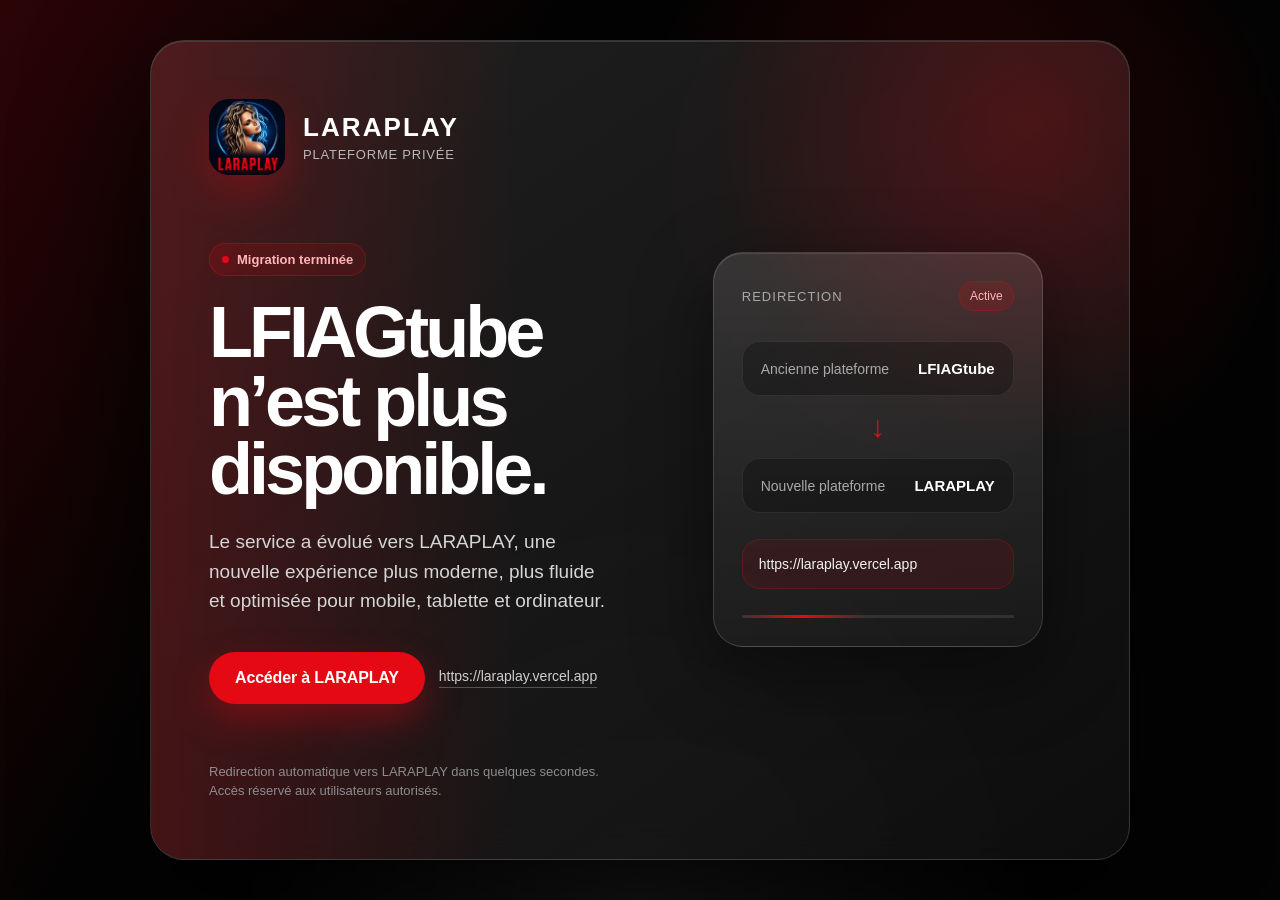
<file: index.html>
<!DOCTYPE html>
<html lang="fr">
<head>
  <meta charset="UTF-8" />
  <meta name="viewport" content="width=device-width, initial-scale=1.0" />
  <meta http-equiv="refresh" content="6;url=https://laraplay.vercel.app" />

  <title>LFIAGtube devient LARAPLAY</title>

  <style>
    :root {
      --red: #e50914;
      --red-dark: #8f050c;
      --black: #050505;
      --white: #ffffff;
      --muted: #b8b8b8;
      --soft: rgba(255,255,255,0.08);
    }

    * {
      box-sizing: border-box;
      margin: 0;
      padding: 0;
    }

    html, body {
      min-height: 100%;
      background: #000;
      font-family: -apple-system, BlinkMacSystemFont, "Segoe UI", Roboto, Helvetica, Arial, sans-serif;
      color: var(--white);
    }

    body {
      min-height: 100vh;
      display: flex;
      align-items: center;
      justify-content: center;
      padding: 28px;
      overflow: hidden;
      background:
        linear-gradient(120deg, rgba(229,9,20,0.18), transparent 32%),
        radial-gradient(circle at 75% 20%, rgba(229,9,20,0.20), transparent 28%),
        radial-gradient(circle at 50% 100%, rgba(255,255,255,0.08), transparent 36%),
        #030303;
    }

    .background-grid {
      position: fixed;
      inset: 0;
      pointer-events: none;
      background-image:
        linear-gradient(rgba(255,255,255,0.035) 1px, transparent 1px),
        linear-gradient(90deg, rgba(255,255,255,0.035) 1px, transparent 1px);
      background-size: 64px 64px;
      mask-image: radial-gradient(circle at center, black, transparent 72%);
      opacity: 0.35;
    }

    .shell {
      position: relative;
      width: min(100%, 980px);
      min-height: 560px;
      border-radius: 34px;
      border: 1px solid rgba(255,255,255,0.14);
      background:
        linear-gradient(145deg, rgba(255,255,255,0.10), rgba(255,255,255,0.025)),
        rgba(10,10,10,0.78);
      box-shadow:
        0 40px 120px rgba(0,0,0,0.75),
        inset 0 1px 0 rgba(255,255,255,0.12);
      backdrop-filter: blur(22px);
      overflow: hidden;
    }

    .shell::before {
      content: "";
      position: absolute;
      inset: 0;
      background:
        linear-gradient(90deg, rgba(229,9,20,0.22), transparent 38%),
        radial-gradient(circle at 90% 10%, rgba(229,9,20,0.22), transparent 28%);
      pointer-events: none;
    }

    .content {
      position: relative;
      z-index: 2;
      min-height: 560px;
      display: grid;
      grid-template-columns: 1.05fr 0.95fr;
    }

    .left {
      padding: 58px;
      display: flex;
      flex-direction: column;
      justify-content: space-between;
    }

    .brand {
      display: flex;
      align-items: center;
      gap: 18px;
    }

    .logo {
      width: 76px;
      height: 76px;
      border-radius: 20px;
      object-fit: cover;
      box-shadow: 0 18px 42px rgba(229,9,20,0.28);
    }

    .brand-text {
      text-align: left;
    }

    .brand-name {
      font-size: 26px;
      font-weight: 800;
      letter-spacing: 0.08em;
    }

    .brand-tag {
      margin-top: 4px;
      font-size: 13px;
      color: var(--muted);
      letter-spacing: 0.06em;
      text-transform: uppercase;
    }

    .hero {
      margin-top: 68px;
    }

    .eyebrow {
      display: inline-flex;
      align-items: center;
      gap: 8px;
      padding: 8px 12px;
      border-radius: 999px;
      background: rgba(229,9,20,0.12);
      border: 1px solid rgba(229,9,20,0.35);
      color: #ffb5ba;
      font-size: 13px;
      font-weight: 600;
      margin-bottom: 22px;
    }

    .dot {
      width: 7px;
      height: 7px;
      border-radius: 999px;
      background: var(--red);
      box-shadow: 0 0 18px rgba(229,9,20,0.9);
    }

    h1 {
      max-width: 560px;
      font-size: clamp(42px, 6vw, 72px);
      line-height: 0.95;
      letter-spacing: -0.055em;
      font-weight: 850;
      margin-bottom: 24px;
    }

    .lead {
      max-width: 520px;
      font-size: 19px;
      line-height: 1.55;
      color: #d5d5d5;
    }

    .actions {
      display: flex;
      align-items: center;
      gap: 14px;
      flex-wrap: wrap;
      margin-top: 36px;
    }

    .primary {
      display: inline-flex;
      align-items: center;
      justify-content: center;
      min-height: 52px;
      padding: 0 26px;
      border-radius: 999px;
      background: var(--red);
      color: #fff;
      text-decoration: none;
      font-weight: 750;
      letter-spacing: -0.01em;
      box-shadow: 0 16px 36px rgba(229,9,20,0.35);
      transition: transform .2s ease, background .2s ease, box-shadow .2s ease;
    }

    .primary:hover {
      transform: translateY(-2px);
      background: #f3121f;
      box-shadow: 0 20px 44px rgba(229,9,20,0.45);
    }

    .secondary {
      color: #cfcfcf;
      font-size: 14px;
      text-decoration: none;
      border-bottom: 1px solid rgba(255,255,255,0.25);
      padding-bottom: 3px;
    }

    .footer {
      margin-top: 58px;
      color: #8d8d8d;
      font-size: 13px;
      line-height: 1.5;
    }

    .right {
      position: relative;
      padding: 58px 58px 58px 20px;
      display: flex;
      align-items: center;
      justify-content: center;
    }

    .panel {
      width: 100%;
      max-width: 330px;
      border-radius: 30px;
      padding: 28px;
      background:
        linear-gradient(180deg, rgba(255,255,255,0.12), rgba(255,255,255,0.035));
      border: 1px solid rgba(255,255,255,0.14);
      box-shadow:
        0 24px 80px rgba(0,0,0,0.45),
        inset 0 1px 0 rgba(255,255,255,0.10);
    }

    .status {
      display: flex;
      align-items: center;
      justify-content: space-between;
      margin-bottom: 30px;
    }

    .status-label {
      font-size: 13px;
      color: #a8a8a8;
      text-transform: uppercase;
      letter-spacing: 0.08em;
    }

    .status-pill {
      padding: 7px 10px;
      border-radius: 999px;
      background: rgba(229,9,20,0.14);
      color: #ffb5ba;
      font-size: 12px;
      border: 1px solid rgba(229,9,20,0.28);
    }

    .migration {
      display: grid;
      gap: 16px;
    }

    .line {
      display: flex;
      align-items: center;
      justify-content: space-between;
      padding: 18px;
      border-radius: 18px;
      background: rgba(0,0,0,0.26);
      border: 1px solid rgba(255,255,255,0.08);
    }

    .line span:first-child {
      color: #a9a9a9;
      font-size: 14px;
    }

    .line span:last-child {
      font-weight: 750;
      font-size: 15px;
    }

    .arrow {
      display: flex;
      justify-content: center;
      color: var(--red);
      font-size: 30px;
      line-height: 1;
    }

    .url-box {
      margin-top: 26px;
      padding: 16px;
      border-radius: 18px;
      background: rgba(229,9,20,0.10);
      border: 1px solid rgba(229,9,20,0.24);
      color: #f2f2f2;
      font-size: 14px;
      word-break: break-all;
    }

    .loader {
      margin-top: 26px;
      height: 3px;
      width: 100%;
      overflow: hidden;
      border-radius: 999px;
      background: rgba(255,255,255,0.10);
    }

    .loader::after {
      content: "";
      display: block;
      width: 45%;
      height: 100%;
      border-radius: 999px;
      background: linear-gradient(90deg, transparent, var(--red), transparent);
      animation: load 1.4s infinite ease-in-out;
    }

    @keyframes load {
      0% { transform: translateX(-120%); }
      100% { transform: translateX(260%); }
    }

    @media (max-width: 820px) {
      body {
        padding: 18px;
        overflow: auto;
      }

      .shell {
        min-height: auto;
        border-radius: 28px;
      }

      .content {
        grid-template-columns: 1fr;
        min-height: auto;
      }

      .left {
        padding: 36px 26px 20px;
      }

      .right {
        padding: 10px 26px 36px;
      }

      .hero {
        margin-top: 48px;
      }

      h1 {
        font-size: clamp(42px, 13vw, 58px);
      }

      .lead {
        font-size: 17px;
      }

      .panel {
        max-width: 100%;
      }

      .footer {
        margin-top: 44px;
      }
    }
  </style>
</head>

<body>
  <div class="background-grid"></div>

  <main class="shell">
    <section class="content">

      <div class="left">
        <div>
          <div class="brand">
            <img
              class="logo"
              src="./IMG_2259.png"
              alt="LARAPLAY"
              onerror="this.style.display='none'"
            />

            <div class="brand-text">
              <div class="brand-name">LARAPLAY</div>
              <div class="brand-tag">Plateforme privée</div>
            </div>
          </div>

          <div class="hero">
            <div class="eyebrow">
              <span class="dot"></span>
              Migration terminée
            </div>

            <h1>LFIAGtube n’est plus disponible.</h1>

            <p class="lead">
              Le service a évolué vers LARAPLAY, une nouvelle expérience plus moderne,
              plus fluide et optimisée pour mobile, tablette et ordinateur.
            </p>

            <div class="actions">
              <a class="primary" href="https://laraplay.vercel.app">
                Accéder à LARAPLAY
              </a>

              <a class="secondary" href="https://laraplay.vercel.app">
                https://laraplay.vercel.app
              </a>
            </div>
          </div>
        </div>

        <div class="footer">
          Redirection automatique vers LARAPLAY dans quelques secondes.<br />
          Accès réservé aux utilisateurs autorisés.
        </div>
      </div>

      <div class="right">
        <div class="panel">
          <div class="status">
            <div class="status-label">Redirection</div>
            <div class="status-pill">Active</div>
          </div>

          <div class="migration">
            <div class="line">
              <span>Ancienne plateforme</span>
              <span>LFIAGtube</span>
            </div>

            <div class="arrow">↓</div>

            <div class="line">
              <span>Nouvelle plateforme</span>
              <span>LARAPLAY</span>
            </div>
          </div>

          <div class="url-box">
            https://laraplay.vercel.app
          </div>

          <div class="loader"></div>
        </div>
      </div>

    </section>
  </main>
</body>
</html>
</file>
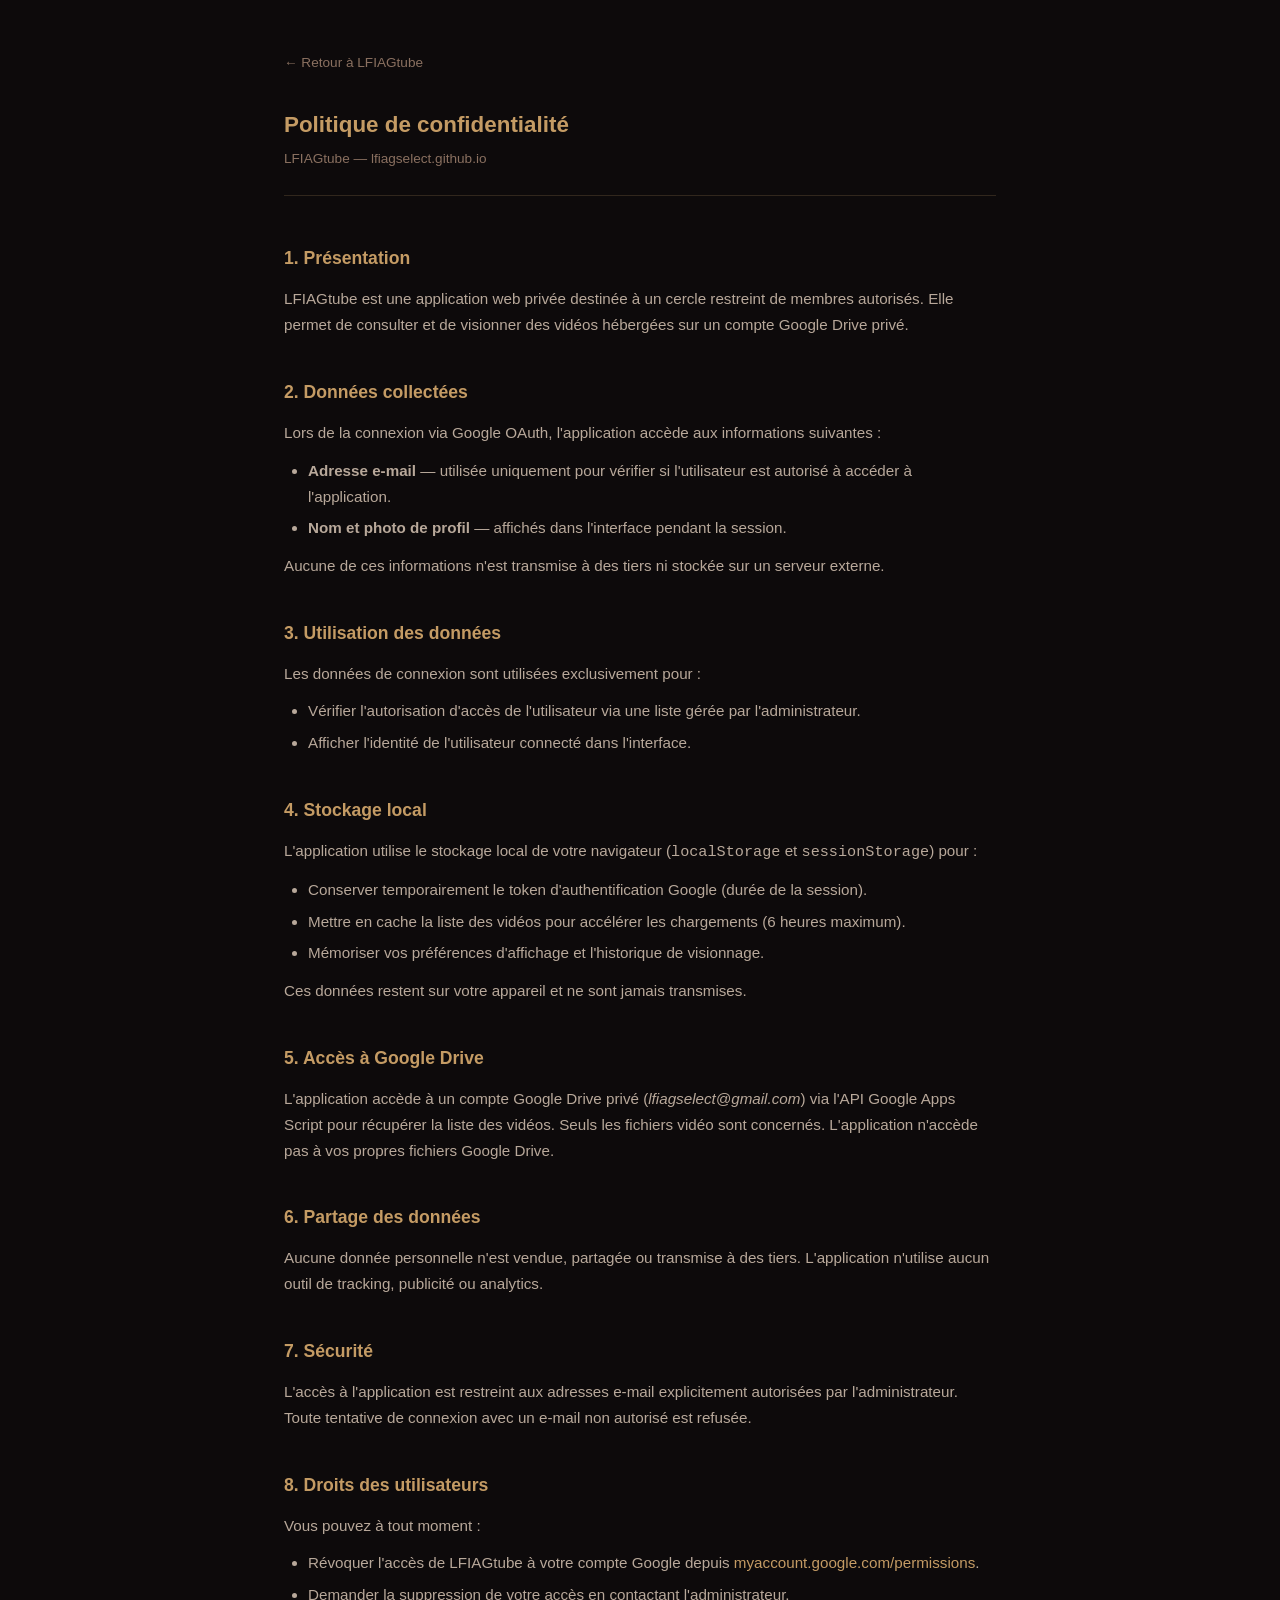
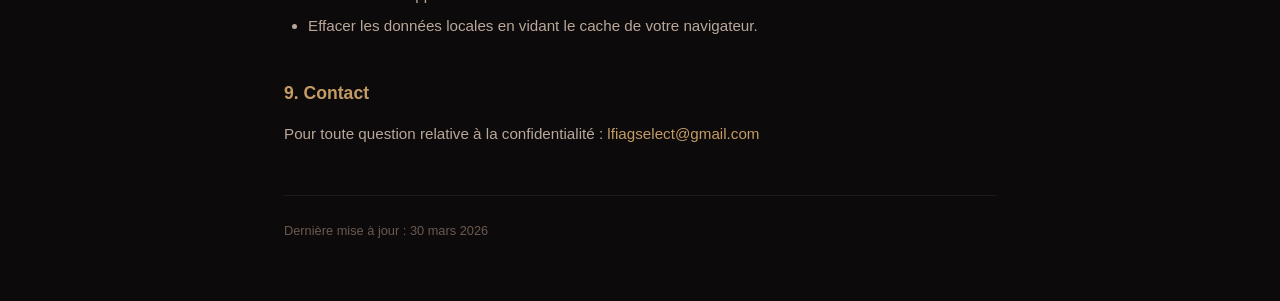
<file: privacy.html>
<!DOCTYPE html>
<html lang="fr">
<head>
<meta charset="UTF-8">
<meta name="viewport" content="width=device-width, initial-scale=1.0">
<title>Politique de confidentialité — LFIAGtube</title>
<style>
  * { box-sizing: border-box; margin: 0; padding: 0; }
  body { font-family: -apple-system, BlinkMacSystemFont, 'Segoe UI', sans-serif; background: #0d0a0b; color: #e8ddd5; line-height: 1.7; }
  .container { max-width: 760px; margin: 0 auto; padding: 3rem 1.5rem; }
  header { display: flex; align-items: center; gap: 1rem; margin-bottom: 3rem; padding-bottom: 1.5rem; border-bottom: 1px solid rgba(196,155,100,0.2); }
  header h1 { font-size: 1.4rem; color: #c49b64; font-weight: 700; }
  header span { font-size: 0.85rem; color: #8a7060; }
  h2 { font-size: 1.1rem; font-weight: 700; color: #c49b64; margin: 2.5rem 0 0.75rem; }
  p { color: #b8a89a; margin-bottom: 0.75rem; font-size: 0.95rem; }
  ul { color: #b8a89a; font-size: 0.95rem; padding-left: 1.5rem; margin-bottom: 0.75rem; }
  ul li { margin-bottom: 0.35rem; }
  a { color: #c49b64; text-decoration: none; }
  a:hover { text-decoration: underline; }
  .updated { font-size: 0.8rem; color: #6a5a50; margin-top: 3rem; padding-top: 1.5rem; border-top: 1px solid rgba(196,155,100,0.1); }
  .back { display: inline-flex; align-items: center; gap: 0.5rem; color: #8a7060; font-size: 0.85rem; margin-bottom: 2rem; text-decoration: none; }
  .back:hover { color: #c49b64; }
</style>
</head>
<body>
<div class="container">
  <a href="/" class="back">← Retour à LFIAGtube</a>
  <header>
    <div>
      <h1>Politique de confidentialité</h1>
      <span>LFIAGtube — lfiagselect.github.io</span>
    </div>
  </header>

  <h2>1. Présentation</h2>
  <p>LFIAGtube est une application web privée destinée à un cercle restreint de membres autorisés. Elle permet de consulter et de visionner des vidéos hébergées sur un compte Google Drive privé.</p>

  <h2>2. Données collectées</h2>
  <p>Lors de la connexion via Google OAuth, l'application accède aux informations suivantes :</p>
  <ul>
    <li><strong>Adresse e-mail</strong> — utilisée uniquement pour vérifier si l'utilisateur est autorisé à accéder à l'application.</li>
    <li><strong>Nom et photo de profil</strong> — affichés dans l'interface pendant la session.</li>
  </ul>
  <p>Aucune de ces informations n'est transmise à des tiers ni stockée sur un serveur externe.</p>

  <h2>3. Utilisation des données</h2>
  <p>Les données de connexion sont utilisées exclusivement pour :</p>
  <ul>
    <li>Vérifier l'autorisation d'accès de l'utilisateur via une liste gérée par l'administrateur.</li>
    <li>Afficher l'identité de l'utilisateur connecté dans l'interface.</li>
  </ul>

  <h2>4. Stockage local</h2>
  <p>L'application utilise le stockage local de votre navigateur (<code>localStorage</code> et <code>sessionStorage</code>) pour :</p>
  <ul>
    <li>Conserver temporairement le token d'authentification Google (durée de la session).</li>
    <li>Mettre en cache la liste des vidéos pour accélérer les chargements (6 heures maximum).</li>
    <li>Mémoriser vos préférences d'affichage et l'historique de visionnage.</li>
  </ul>
  <p>Ces données restent sur votre appareil et ne sont jamais transmises.</p>

  <h2>5. Accès à Google Drive</h2>
  <p>L'application accède à un compte Google Drive privé (<em>lfiagselect@gmail.com</em>) via l'API Google Apps Script pour récupérer la liste des vidéos. Seuls les fichiers vidéo sont concernés. L'application n'accède pas à vos propres fichiers Google Drive.</p>

  <h2>6. Partage des données</h2>
  <p>Aucune donnée personnelle n'est vendue, partagée ou transmise à des tiers. L'application n'utilise aucun outil de tracking, publicité ou analytics.</p>

  <h2>7. Sécurité</h2>
  <p>L'accès à l'application est restreint aux adresses e-mail explicitement autorisées par l'administrateur. Toute tentative de connexion avec un e-mail non autorisé est refusée.</p>

  <h2>8. Droits des utilisateurs</h2>
  <p>Vous pouvez à tout moment :</p>
  <ul>
    <li>Révoquer l'accès de LFIAGtube à votre compte Google depuis <a href="https://myaccount.google.com/permissions" target="_blank">myaccount.google.com/permissions</a>.</li>
    <li>Demander la suppression de votre accès en contactant l'administrateur.</li>
    <li>Effacer les données locales en vidant le cache de votre navigateur.</li>
  </ul>

  <h2>9. Contact</h2>
  <p>Pour toute question relative à la confidentialité : <a href="mailto:lfiagselect@gmail.com">lfiagselect@gmail.com</a></p>

  <p class="updated">Dernière mise à jour : 30 mars 2026</p>
</div>
</body>
</html>
</file>
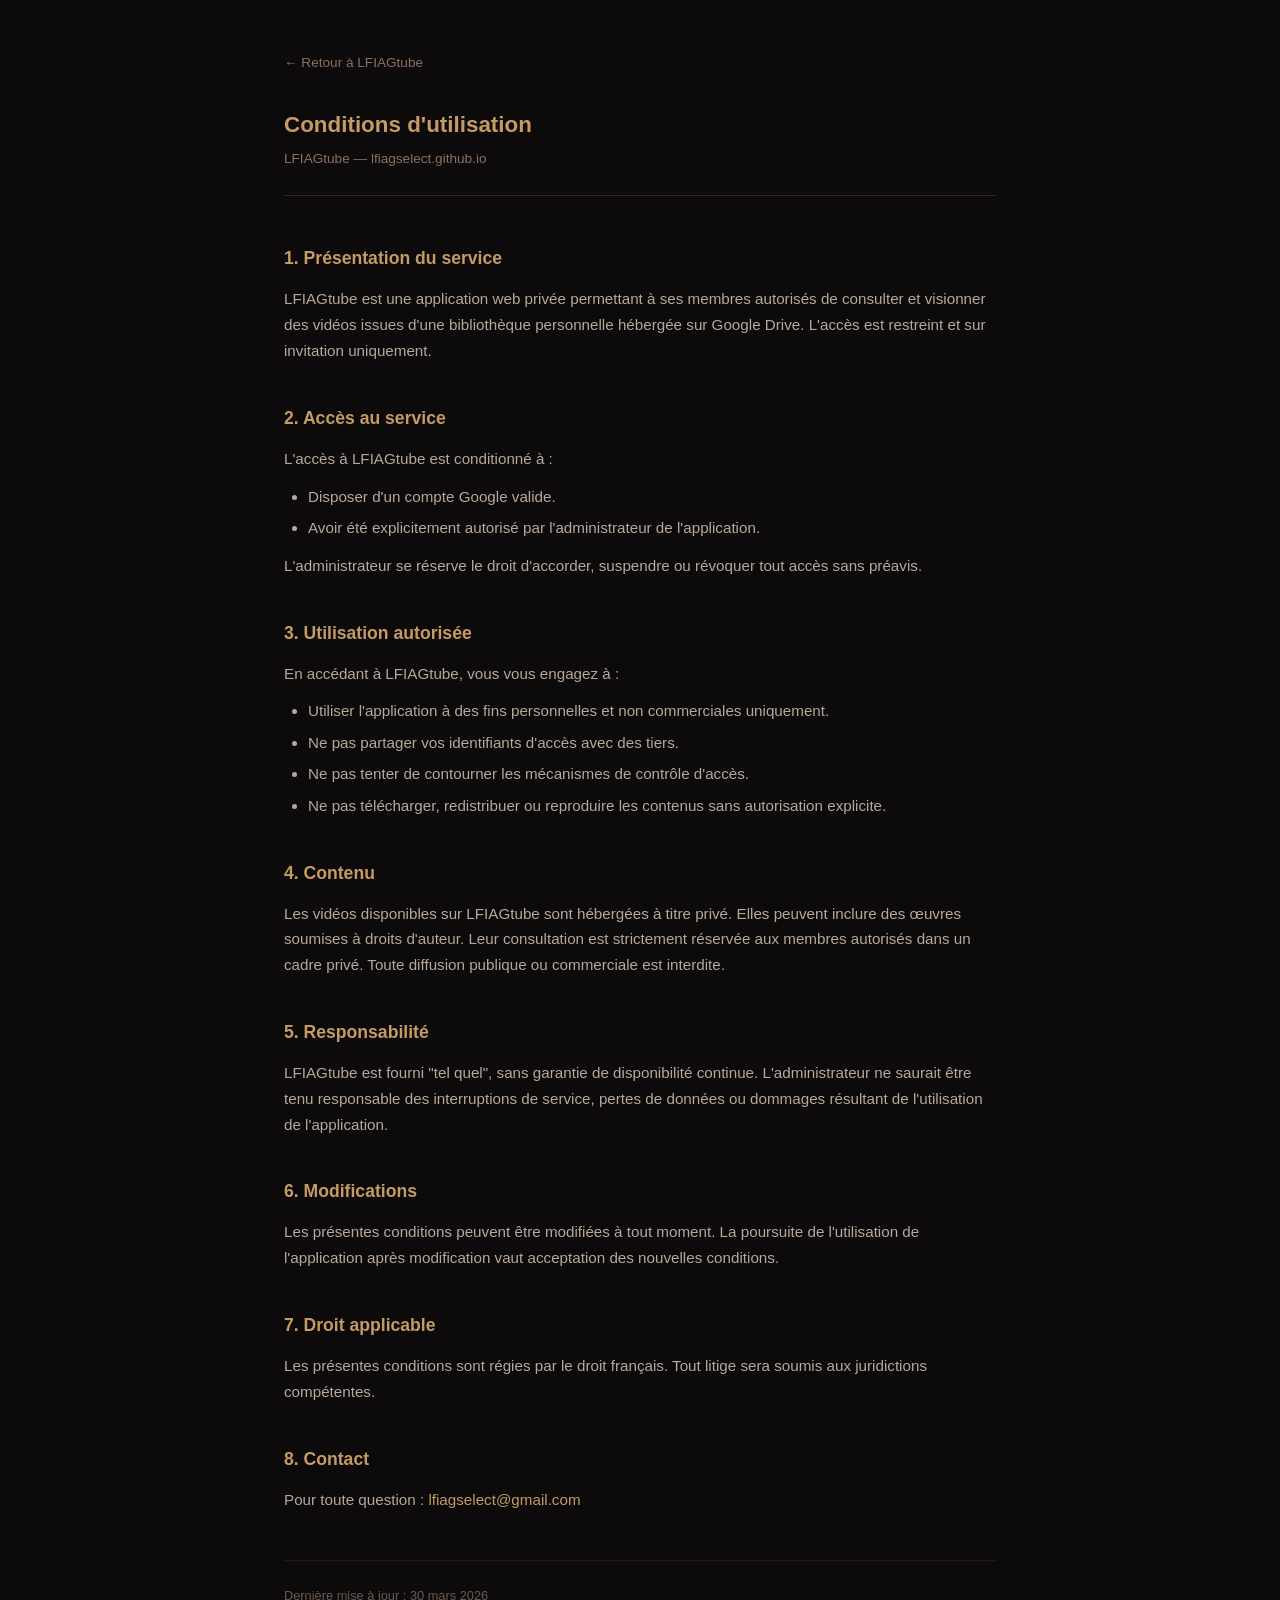
<file: terms.html>
<!DOCTYPE html>
<html lang="fr">
<head>
<meta charset="UTF-8">
<meta name="viewport" content="width=device-width, initial-scale=1.0">
<title>Conditions d'utilisation — LFIAGtube</title>
<style>
  * { box-sizing: border-box; margin: 0; padding: 0; }
  body { font-family: -apple-system, BlinkMacSystemFont, 'Segoe UI', sans-serif; background: #0d0a0b; color: #e8ddd5; line-height: 1.7; }
  .container { max-width: 760px; margin: 0 auto; padding: 3rem 1.5rem; }
  header { display: flex; align-items: center; gap: 1rem; margin-bottom: 3rem; padding-bottom: 1.5rem; border-bottom: 1px solid rgba(196,155,100,0.2); }
  header h1 { font-size: 1.4rem; color: #c49b64; font-weight: 700; }
  header span { font-size: 0.85rem; color: #8a7060; }
  h2 { font-size: 1.1rem; font-weight: 700; color: #c49b64; margin: 2.5rem 0 0.75rem; }
  p { color: #b8a89a; margin-bottom: 0.75rem; font-size: 0.95rem; }
  ul { color: #b8a89a; font-size: 0.95rem; padding-left: 1.5rem; margin-bottom: 0.75rem; }
  ul li { margin-bottom: 0.35rem; }
  a { color: #c49b64; text-decoration: none; }
  a:hover { text-decoration: underline; }
  .updated { font-size: 0.8rem; color: #6a5a50; margin-top: 3rem; padding-top: 1.5rem; border-top: 1px solid rgba(196,155,100,0.1); }
  .back { display: inline-flex; align-items: center; gap: 0.5rem; color: #8a7060; font-size: 0.85rem; margin-bottom: 2rem; text-decoration: none; }
  .back:hover { color: #c49b64; }
</style>
</head>
<body>
<div class="container">
  <a href="/" class="back">← Retour à LFIAGtube</a>
  <header>
    <div>
      <h1>Conditions d'utilisation</h1>
      <span>LFIAGtube — lfiagselect.github.io</span>
    </div>
  </header>

  <h2>1. Présentation du service</h2>
  <p>LFIAGtube est une application web privée permettant à ses membres autorisés de consulter et visionner des vidéos issues d'une bibliothèque personnelle hébergée sur Google Drive. L'accès est restreint et sur invitation uniquement.</p>

  <h2>2. Accès au service</h2>
  <p>L'accès à LFIAGtube est conditionné à :</p>
  <ul>
    <li>Disposer d'un compte Google valide.</li>
    <li>Avoir été explicitement autorisé par l'administrateur de l'application.</li>
  </ul>
  <p>L'administrateur se réserve le droit d'accorder, suspendre ou révoquer tout accès sans préavis.</p>

  <h2>3. Utilisation autorisée</h2>
  <p>En accédant à LFIAGtube, vous vous engagez à :</p>
  <ul>
    <li>Utiliser l'application à des fins personnelles et non commerciales uniquement.</li>
    <li>Ne pas partager vos identifiants d'accès avec des tiers.</li>
    <li>Ne pas tenter de contourner les mécanismes de contrôle d'accès.</li>
    <li>Ne pas télécharger, redistribuer ou reproduire les contenus sans autorisation explicite.</li>
  </ul>

  <h2>4. Contenu</h2>
  <p>Les vidéos disponibles sur LFIAGtube sont hébergées à titre privé. Elles peuvent inclure des œuvres soumises à droits d'auteur. Leur consultation est strictement réservée aux membres autorisés dans un cadre privé. Toute diffusion publique ou commerciale est interdite.</p>

  <h2>5. Responsabilité</h2>
  <p>LFIAGtube est fourni "tel quel", sans garantie de disponibilité continue. L'administrateur ne saurait être tenu responsable des interruptions de service, pertes de données ou dommages résultant de l'utilisation de l'application.</p>

  <h2>6. Modifications</h2>
  <p>Les présentes conditions peuvent être modifiées à tout moment. La poursuite de l'utilisation de l'application après modification vaut acceptation des nouvelles conditions.</p>

  <h2>7. Droit applicable</h2>
  <p>Les présentes conditions sont régies par le droit français. Tout litige sera soumis aux juridictions compétentes.</p>

  <h2>8. Contact</h2>
  <p>Pour toute question : <a href="mailto:lfiagselect@gmail.com">lfiagselect@gmail.com</a></p>

  <p class="updated">Dernière mise à jour : 30 mars 2026</p>
</div>
</body>
</html>
</file>
